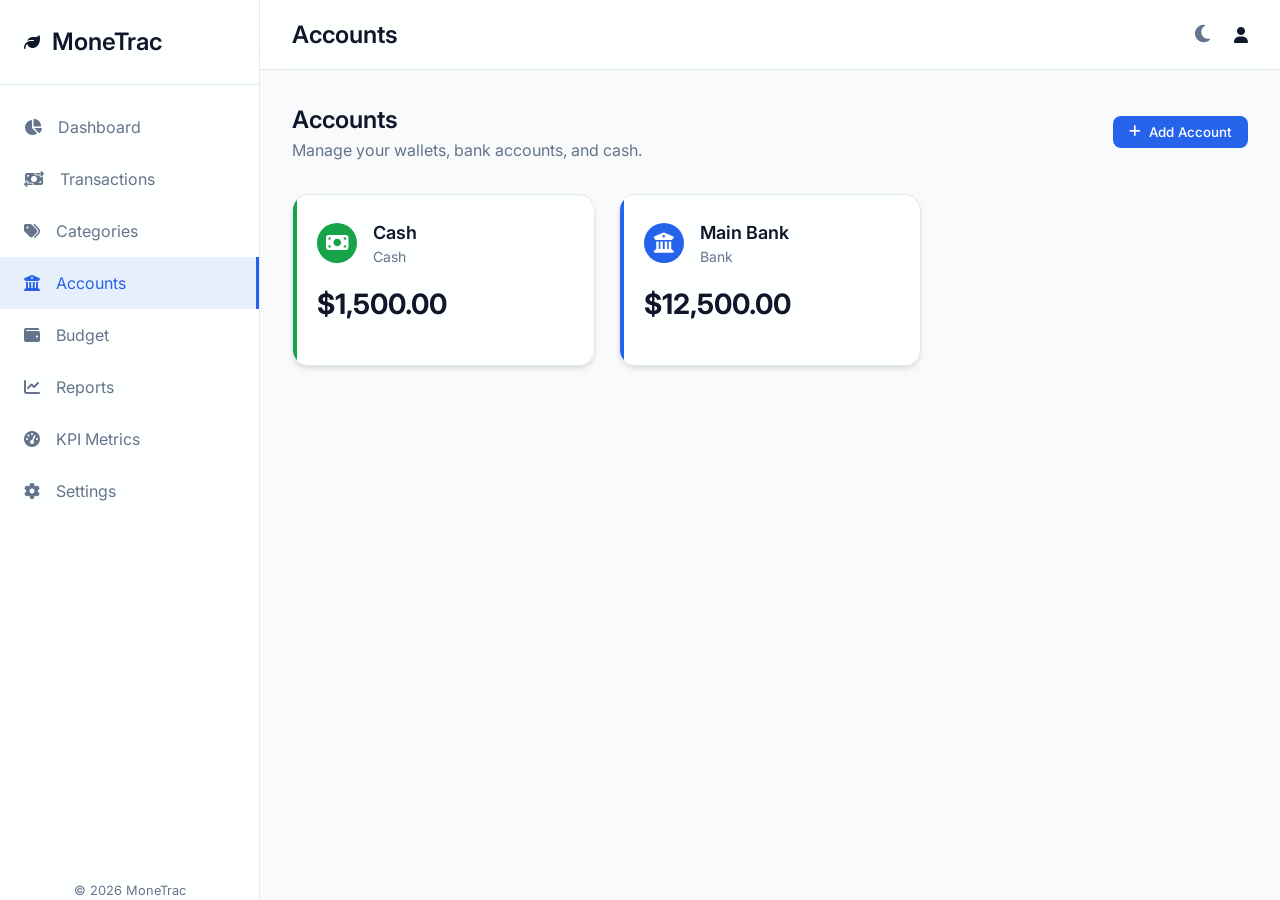
<file: accounts.html>
<!-- accounts.html -->
<!DOCTYPE html>
<html lang="en">
<head>
    <meta charset="UTF-8">
    <meta name="viewport" content="width=device-width, initial-scale=1.0">
    <title>Accounts - MyFinance</title>
    
    <link rel="stylesheet" href="https://cdnjs.cloudflare.com/ajax/libs/font-awesome/6.4.0/css/all.min.css">
    
    <link rel="stylesheet" href="assets/css/theme.css">
    <link rel="stylesheet" href="assets/css/style.css">
    <link rel="stylesheet" href="assets/css/responsive.css">

    <style>
        .page-header { display: flex; justify-content: space-between; align-items: center; margin-bottom: 2rem; flex-wrap: wrap; gap: 1rem; }
        
        /* Grid Layout */
        .items-grid { display: grid; grid-template-columns: repeat(auto-fill, minmax(300px, 1fr)); gap: 1.5rem; }
        .item-card { padding: 1.5rem; position: relative; overflow: hidden; }
        .item-card::before { content: ''; position: absolute; top: 0; left: 0; width: 4px; height: 100%; background-color: var(--accent-color); }
        .item-header { display: flex; justify-content: space-between; align-items: flex-start; margin-bottom: 1rem; }
        .item-icon { width: 40px; height: 40px; border-radius: var(--radius-full); display: flex; align-items: center; justify-content: center; font-size: 1.25rem; color: white; }
        .item-details h4 { margin: 0; font-size: 1.125rem; }
        .item-details p { margin: 0; font-size: 0.875rem; color: var(--text-muted); }
        .item-balance { font-size: 1.75rem; font-weight: 700; margin-bottom: 1rem; }
        
        .action-btns { display: flex; gap: 0.5rem; opacity: 0; transition: var(--transition); }
        .item-card:hover .action-btns { opacity: 1; }
        @media (max-width: 768px) { .action-btns { opacity: 1; } }
        
        .btn-icon { background: none; border: none; color: var(--text-muted); cursor: pointer; padding: 0.25rem; transition: var(--transition); }
        .btn-icon:hover { color: var(--primary); }
        .btn-icon.delete:hover { color: var(--danger); }

        /* Modal Styles */
        .modal { position: fixed; top: 0; left: 0; width: 100%; height: 100%; background: rgba(0,0,0,0.5); display: flex; justify-content: center; align-items: center; z-index: 1000; opacity: 0; pointer-events: none; transition: var(--transition); backdrop-filter: blur(4px); }
        .modal.active { opacity: 1; pointer-events: all; }
        .modal-content { background: var(--surface-solid); width: 100%; max-width: 500px; border-radius: var(--radius-lg); box-shadow: var(--shadow-lg); transform: translateY(20px); transition: var(--transition); display: flex; flex-direction: column; }
        .modal.active .modal-content { transform: translateY(0); }
        .modal-header { padding: 1.5rem; border-bottom: 1px solid var(--border-color); display: flex; justify-content: space-between; align-items: center; }
        .modal-body { padding: 1.5rem; }
        .modal-footer { padding: 1.5rem; border-top: 1px solid var(--border-color); display: flex; justify-content: flex-end; gap: 1rem; }
        
        .icon-grid { display: grid; grid-template-columns: repeat(6, 1fr); gap: 0.5rem; margin-top: 0.5rem; max-height: 150px; overflow-y: auto; padding: 0.5rem; border: 1px solid var(--border-color); border-radius: var(--radius-md); }
        .icon-option { width: 40px; height: 40px; display: flex; align-items: center; justify-content: center; border-radius: var(--radius-md); cursor: pointer; transition: var(--transition); color: var(--text-muted); }
        .icon-option:hover { background: var(--primary-light); color: var(--primary); }
        .icon-option.selected { background: var(--primary); color: white; }
    </style>
</head>
<body>

    <div class="app-container" id="app-container">
        <main class="main-content" id="main-content">
            <div class="content-area">
                
                <div class="page-header">
                    <div>
                        <h2>Accounts</h2>
                        <p class="text-muted">Manage your wallets, bank accounts, and cash.</p>
                    </div>
                    <button class="btn btn-primary" onclick="Accounts.openForm()">
                        <i class="fa-solid fa-plus"></i> Add Account
                    </button>
                </div>

                <div class="items-grid" id="accounts-container">
                    <!-- Populated by JS -->
                </div>

            </div>
        </main>
    </div>

    <!-- Account Form Modal -->
    <div class="modal" id="account-modal">
        <div class="modal-content">
            <div class="modal-header">
                <h3 id="modal-title">Add Account</h3>
                <button class="btn-icon" onclick="Modal.close('account-modal')"><i class="fa-solid fa-xmark"></i></button>
            </div>
            <div class="modal-body">
                <form id="account-form">
                    <input type="hidden" id="acc-id">
                    
                    <div class="form-group">
                        <label class="form-label">Account Name</label>
                        <input type="text" class="form-control" id="acc-name" placeholder="e.g. Main Chase Checking" required>
                    </div>
                    
                    <div class="form-group">
                        <label class="form-label">Account Type</label>
                        <select class="form-control" id="acc-type" required>
                            <option value="Cash">Cash</option>
                            <option value="Bank">Bank Account</option>
                            <option value="E-Wallet">E-Wallet (PayPal, Venmo, etc)</option>
                            <option value="Credit Card">Credit Card</option>
                        </select>
                    </div>

                    <div class="form-group">
                        <label class="form-label">Balance / Limit</label>
                        <input type="number" step="0.01" class="form-control" id="acc-balance" value="0" required>
                    </div>

                    <div class="form-group">
                        <label class="form-label">Color</label>
                        <input type="color" class="form-control" id="acc-color" style="height: 50px; padding: 0.25rem;" value="#16A34A" required>
                    </div>
                    
                    <div class="form-group">
                        <label class="form-label">Select Icon</label>
                        <input type="hidden" id="acc-icon" value="wallet">
                        <div class="icon-grid" id="icon-selector">
                            <!-- Populated by JS -->
                        </div>
                    </div>
                </form>
            </div>
            <div class="modal-footer">
                <button class="btn" style="background: var(--bg-color); color: var(--text-main); border: 1px solid var(--border-color);" onclick="Modal.close('account-modal')">Cancel</button>
                <button class="btn btn-primary" onclick="Accounts.save()">Save Account</button>
            </div>
        </div>
    </div>

    <script src="assets/js/utils.js"></script>
    <script src="assets/js/storage.js"></script>
    <script src="assets/components/sidebar.js"></script>
    <script src="assets/components/navbar.js"></script>
    <script src="assets/components/modal.js"></script>
    <script src="assets/js/app.js"></script>
    <script src="assets/js/accounts.js"></script>
</body>
</html>
</file>
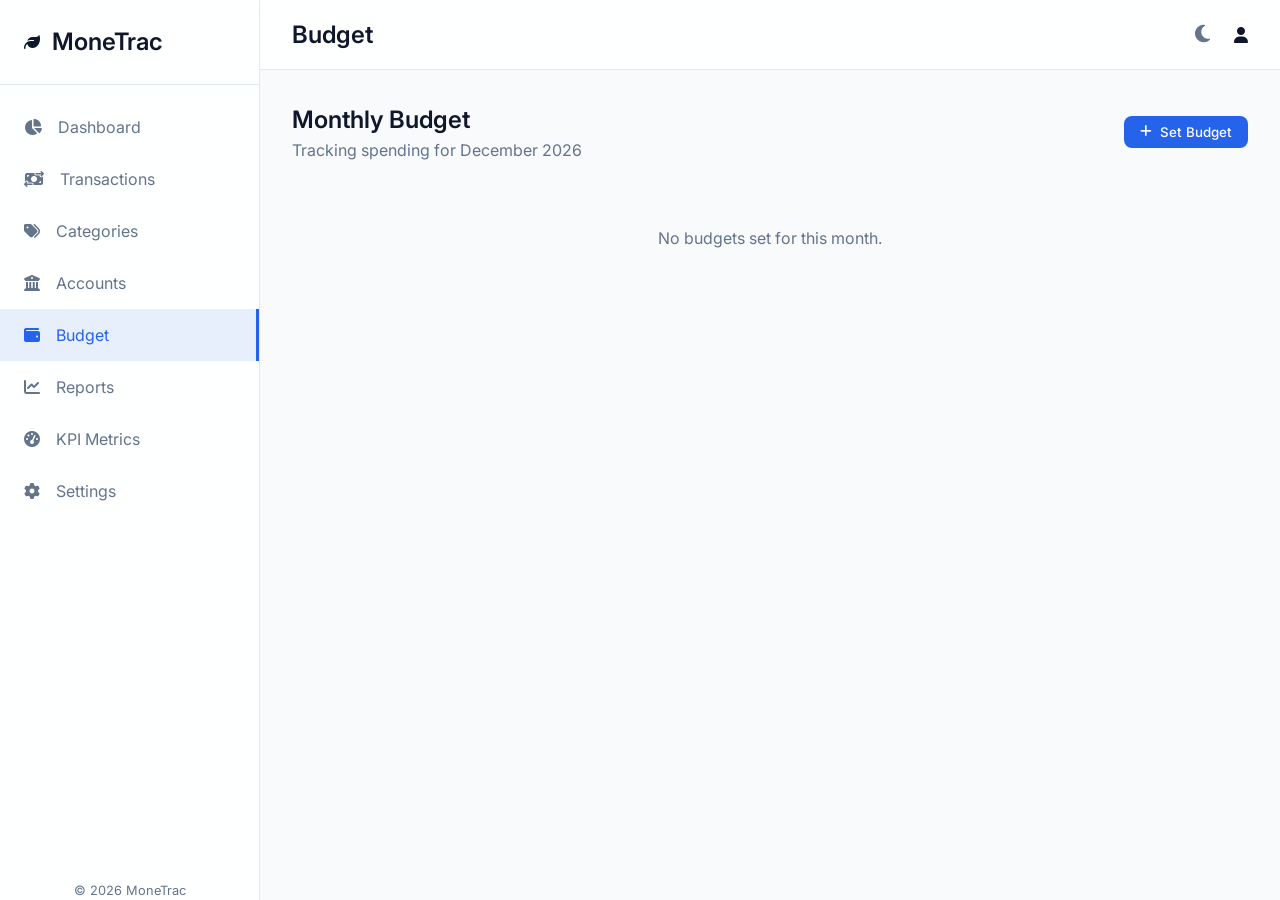
<file: budget.html>
<!-- budget.html -->
<!DOCTYPE html>
<html lang="en">
<head>
    <meta charset="UTF-8">
    <meta name="viewport" content="width=device-width, initial-scale=1.0">
    <title>Budget - MyFinance</title>
    
    <link rel="stylesheet" href="https://cdnjs.cloudflare.com/ajax/libs/font-awesome/6.4.0/css/all.min.css">
    
    <link rel="stylesheet" href="assets/css/theme.css">
    <link rel="stylesheet" href="assets/css/style.css">
    <link rel="stylesheet" href="assets/css/responsive.css">

    <style>
        .page-header { display: flex; justify-content: space-between; align-items: center; margin-bottom: 2rem; flex-wrap: wrap; gap: 1rem; }
        
        .budget-grid { display: grid; grid-template-columns: repeat(auto-fill, minmax(320px, 1fr)); gap: 1.5rem; }
        
        .budget-card { padding: 1.5rem; display: flex; flex-direction: column; gap: 1rem; position: relative; }
        .budget-header { display: flex; justify-content: space-between; align-items: center; }
        .budget-category { display: flex; align-items: center; gap: 0.75rem; font-weight: 600; font-size: 1.125rem; }
        .budget-icon { width: 32px; height: 32px; border-radius: var(--radius-md); display: flex; align-items: center; justify-content: center; color: white; font-size: 0.875rem; }
        
        .budget-amounts { display: flex; justify-content: space-between; font-size: 0.875rem; color: var(--text-muted); margin-bottom: 0.25rem; }
        .budget-amounts .spent { font-weight: 600; color: var(--text-main); }
        
        .progress-wrapper { width: 100%; height: 8px; background: var(--border-color); border-radius: var(--radius-full); overflow: hidden; }
        .progress-bar { height: 100%; border-radius: var(--radius-full); transition: width 0.5s ease, background-color 0.3s ease; }
        
        .budget-footer { display: flex; justify-content: space-between; align-items: center; font-size: 0.875rem; }
        .budget-status { font-weight: 500; }
        
        .action-btns { opacity: 0; transition: var(--transition); display: flex; gap: 0.25rem; }
        .budget-card:hover .action-btns { opacity: 1; }
        @media (max-width: 768px) { .action-btns { opacity: 1; } }
        
        .btn-icon { background: none; border: none; color: var(--text-muted); cursor: pointer; padding: 0.25rem; }
        .btn-icon:hover { color: var(--primary); }
        .btn-icon.delete:hover { color: var(--danger); }

        /* Modal Styles */
        .modal { position: fixed; top: 0; left: 0; width: 100%; height: 100%; background: rgba(0,0,0,0.5); display: flex; justify-content: center; align-items: center; z-index: 1000; opacity: 0; pointer-events: none; transition: var(--transition); backdrop-filter: blur(4px); }
        .modal.active { opacity: 1; pointer-events: all; }
        .modal-content { background: var(--surface-solid); width: 100%; max-width: 400px; border-radius: var(--radius-lg); box-shadow: var(--shadow-lg); transform: translateY(20px); transition: var(--transition); display: flex; flex-direction: column; }
        .modal.active .modal-content { transform: translateY(0); }
        .modal-header { padding: 1.5rem; border-bottom: 1px solid var(--border-color); display: flex; justify-content: space-between; align-items: center; }
        .modal-body { padding: 1.5rem; }
        .modal-footer { padding: 1.5rem; border-top: 1px solid var(--border-color); display: flex; justify-content: flex-end; gap: 1rem; }
    </style>
</head>
<body>

    <div class="app-container" id="app-container">
        <main class="main-content" id="main-content">
            <div class="content-area">
                
                <div class="page-header">
                    <div>
                        <h2>Monthly Budget</h2>
                        <p class="text-muted" id="budget-month-label">Tracking spending for Current Month</p>
                    </div>
                    <button class="btn btn-primary" onclick="Budget.openForm()">
                        <i class="fa-solid fa-plus"></i> Set Budget
                    </button>
                </div>

                <div class="budget-grid" id="budget-container">
                    <!-- Populated by JS -->
                </div>

            </div>
        </main>
    </div>

    <!-- Budget Form Modal -->
    <div class="modal" id="budget-modal">
        <div class="modal-content">
            <div class="modal-header">
                <h3 id="modal-title">Set Budget</h3>
                <button class="btn-icon" onclick="Modal.close('budget-modal')"><i class="fa-solid fa-xmark"></i></button>
            </div>
            <div class="modal-body">
                <form id="budget-form">
                    <input type="hidden" id="budget-id">
                    
                    <div class="form-group">
                        <label class="form-label">Category</label>
                        <select class="form-control" id="budget-category" required>
                            <!-- Populated by JS -->
                        </select>
                    </div>

                    <div class="form-group">
                        <label class="form-label">Monthly Limit</label>
                        <input type="number" step="0.01" min="0" class="form-control" id="budget-amount" required>
                    </div>
                </form>
            </div>
            <div class="modal-footer">
                <button class="btn" style="background: var(--bg-color); color: var(--text-main); border: 1px solid var(--border-color);" onclick="Modal.close('budget-modal')">Cancel</button>
                <button class="btn btn-primary" onclick="Budget.save()">Save Budget</button>
            </div>
        </div>
    </div>

    <script src="assets/js/utils.js"></script>
    <script src="assets/js/storage.js"></script>
    <script src="assets/components/sidebar.js"></script>
    <script src="assets/components/navbar.js"></script>
    <script src="assets/components/modal.js"></script>
    <script src="assets/js/app.js"></script>
    <script src="assets/js/budget.js"></script>
</body>
</html>
</file>
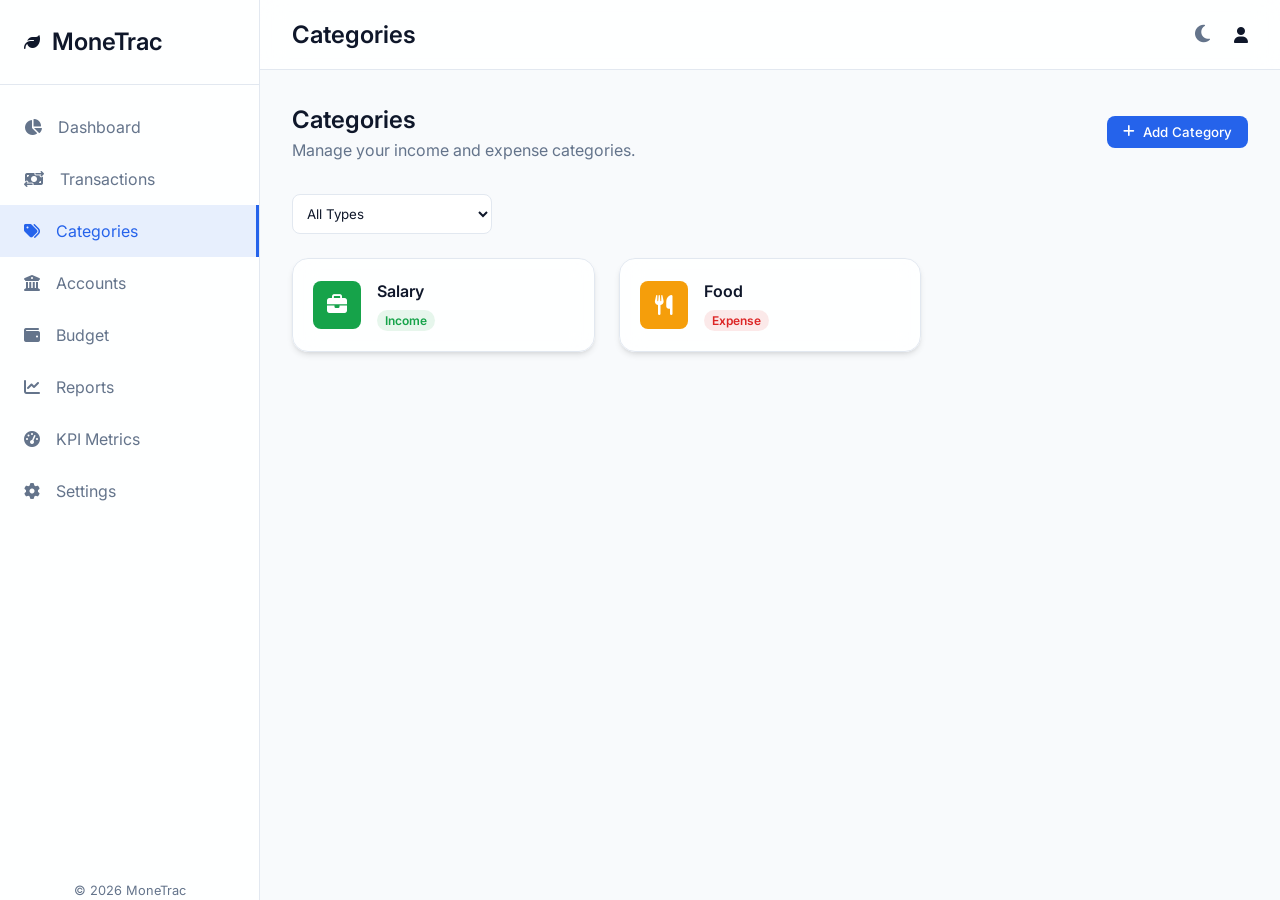
<file: categories.html>
<!-- categories.html -->
<!DOCTYPE html>
<html lang="en">
<head>
    <meta charset="UTF-8">
    <meta name="viewport" content="width=device-width, initial-scale=1.0">
    <title>Categories - MyFinance</title>
    
    <link rel="stylesheet" href="https://cdnjs.cloudflare.com/ajax/libs/font-awesome/6.4.0/css/all.min.css">
    
    <link rel="stylesheet" href="assets/css/theme.css">
    <link rel="stylesheet" href="assets/css/style.css">
    <link rel="stylesheet" href="assets/css/responsive.css">

    <style>
        .page-header { display: flex; justify-content: space-between; align-items: center; margin-bottom: 2rem; flex-wrap: wrap; gap: 1rem; }
        .toolbar { display: flex; gap: 1rem; margin-bottom: 1.5rem; }
        
        /* Grid Layout for Categories */
        .items-grid { display: grid; grid-template-columns: repeat(auto-fill, minmax(250px, 1fr)); gap: 1.5rem; }
        .item-card { display: flex; align-items: center; justify-content: space-between; padding: 1.25rem; }
        .item-info { display: flex; align-items: center; gap: 1rem; }
        .item-icon { width: 48px; height: 48px; border-radius: var(--radius-md); display: flex; align-items: center; justify-content: center; font-size: 1.25rem; color: white; }
        .item-details h4 { margin-bottom: 0.25rem; font-size: 1rem; }
        .item-details span { font-size: 0.75rem; padding: 0.2rem 0.5rem; border-radius: var(--radius-full); font-weight: 600; }
        .item-details span.Income { background: var(--success-light); color: var(--success); }
        .item-details span.Expense { background: var(--danger-light); color: var(--danger); }
        
        .action-btns { display: flex; gap: 0.5rem; opacity: 0; transition: var(--transition); }
        .item-card:hover .action-btns { opacity: 1; }
        @media (max-width: 768px) { .action-btns { opacity: 1; } }
        
        .btn-icon { background: none; border: none; color: var(--text-muted); cursor: pointer; padding: 0.25rem; transition: var(--transition); }
        .btn-icon:hover { color: var(--primary); }
        .btn-icon.delete:hover { color: var(--danger); }
        
        /* Modal additions */
        .modal { position: fixed; top: 0; left: 0; width: 100%; height: 100%; background: rgba(0,0,0,0.5); display: flex; justify-content: center; align-items: center; z-index: 1000; opacity: 0; pointer-events: none; transition: var(--transition); backdrop-filter: blur(4px); }
        .modal.active { opacity: 1; pointer-events: all; }
        .modal-content { background: var(--surface-solid); width: 100%; max-width: 500px; border-radius: var(--radius-lg); box-shadow: var(--shadow-lg); transform: translateY(20px); transition: var(--transition); display: flex; flex-direction: column; }
        .modal.active .modal-content { transform: translateY(0); }
        .modal-header { padding: 1.5rem; border-bottom: 1px solid var(--border-color); display: flex; justify-content: space-between; align-items: center; }
        .modal-body { padding: 1.5rem; }
        .modal-footer { padding: 1.5rem; border-top: 1px solid var(--border-color); display: flex; justify-content: flex-end; gap: 1rem; }
        
        .icon-grid { display: grid; grid-template-columns: repeat(6, 1fr); gap: 0.5rem; margin-top: 0.5rem; max-height: 150px; overflow-y: auto; padding: 0.5rem; border: 1px solid var(--border-color); border-radius: var(--radius-md); }
        .icon-option { width: 40px; height: 40px; display: flex; align-items: center; justify-content: center; border-radius: var(--radius-md); cursor: pointer; transition: var(--transition); color: var(--text-muted); }
        .icon-option:hover { background: var(--primary-light); color: var(--primary); }
        .icon-option.selected { background: var(--primary); color: white; }
    </style>
</head>
<body>

    <div class="app-container" id="app-container">
        <main class="main-content" id="main-content">
            <div class="content-area">
                
                <div class="page-header">
                    <div>
                        <h2>Categories</h2>
                        <p class="text-muted">Manage your income and expense categories.</p>
                    </div>
                    <button class="btn btn-primary" onclick="Categories.openForm()">
                        <i class="fa-solid fa-plus"></i> Add Category
                    </button>
                </div>

                <div class="toolbar">
                    <select class="form-control" id="filter-type" style="max-width: 200px;">
                        <option value="">All Types</option>
                        <option value="Income">Income</option>
                        <option value="Expense">Expense</option>
                    </select>
                </div>

                <div class="items-grid" id="categories-container">
                    <!-- Populated by JS -->
                </div>

            </div>
        </main>
    </div>

    <!-- Category Form Modal -->
    <div class="modal" id="category-modal">
        <div class="modal-content">
            <div class="modal-header">
                <h3 id="modal-title">Add Category</h3>
                <button class="btn-icon" onclick="Modal.close('category-modal')"><i class="fa-solid fa-xmark"></i></button>
            </div>
            <div class="modal-body">
                <form id="category-form">
                    <input type="hidden" id="cat-id">
                    
                    <div class="form-group">
                        <label class="form-label">Category Name</label>
                        <input type="text" class="form-control" id="cat-name" required>
                    </div>
                    
                    <div class="form-group">
                        <label class="form-label">Type</label>
                        <select class="form-control" id="cat-type" required>
                            <option value="Expense">Expense</option>
                            <option value="Income">Income</option>
                        </select>
                    </div>

                    <div class="form-group">
                        <label class="form-label">Color</label>
                        <input type="color" class="form-control" id="cat-color" style="height: 50px; padding: 0.25rem;" value="#2563EB" required>
                    </div>
                    
                    <div class="form-group">
                        <label class="form-label">Select Icon</label>
                        <input type="hidden" id="cat-icon" value="tag">
                        <div class="icon-grid" id="icon-selector">
                            <!-- Populated by JS -->
                        </div>
                    </div>
                </form>
            </div>
            <div class="modal-footer">
                <button class="btn" style="background: var(--bg-color); color: var(--text-main); border: 1px solid var(--border-color);" onclick="Modal.close('category-modal')">Cancel</button>
                <button class="btn btn-primary" onclick="Categories.save()">Save Category</button>
            </div>
        </div>
    </div>

    <script src="assets/js/utils.js"></script>
    <script src="assets/js/storage.js"></script>
    <script src="assets/components/sidebar.js"></script>
    <script src="assets/components/navbar.js"></script>
    <script src="assets/components/modal.js"></script>
    <script src="assets/js/app.js"></script>
    <script src="assets/js/categories.js"></script>
</body>
</html>
</file>
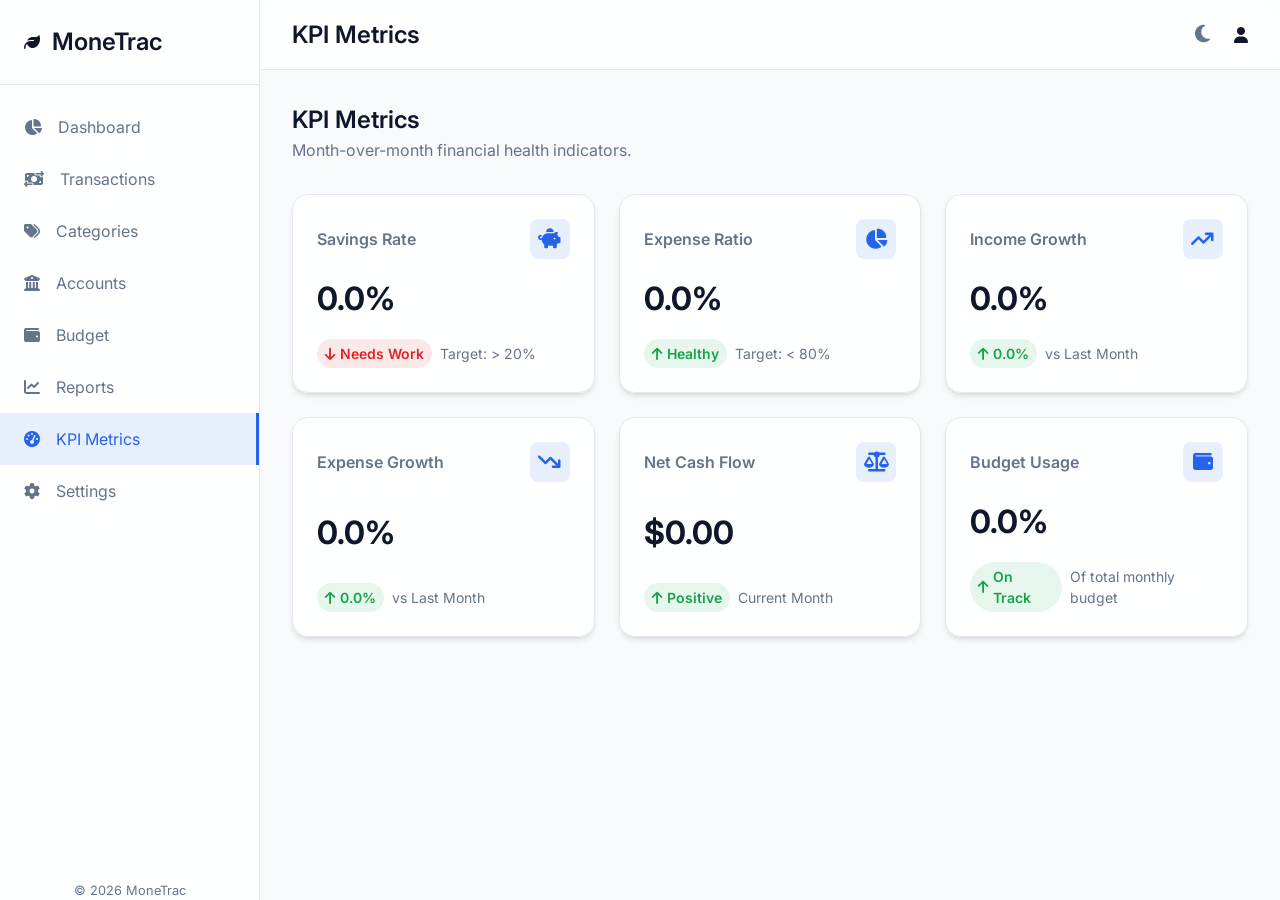
<file: kpi.html>
<!-- kpi.html -->
<!DOCTYPE html>
<html lang="en">
<head>
    <meta charset="UTF-8">
    <meta name="viewport" content="width=device-width, initial-scale=1.0">
    <title>KPI Metrics - MyFinance</title>
    
    <link rel="stylesheet" href="https://cdnjs.cloudflare.com/ajax/libs/font-awesome/6.4.0/css/all.min.css">
    
    <link rel="stylesheet" href="assets/css/theme.css">
    <link rel="stylesheet" href="assets/css/style.css">
    <link rel="stylesheet" href="assets/css/responsive.css">

    <style>
        .page-header { display: flex; justify-content: space-between; align-items: center; margin-bottom: 2rem; flex-wrap: wrap; gap: 1rem; }
        
        .kpi-grid { display: grid; grid-template-columns: repeat(auto-fill, minmax(280px, 1fr)); gap: 1.5rem; }
        
        .kpi-card { padding: 1.5rem; display: flex; flex-direction: column; justify-content: space-between; gap: 1rem; }
        .kpi-header { display: flex; justify-content: space-between; align-items: center; }
        .kpi-title { font-size: 1rem; font-weight: 600; color: var(--text-muted); }
        .kpi-icon { width: 40px; height: 40px; border-radius: var(--radius-md); display: flex; align-items: center; justify-content: center; font-size: 1.25rem; background: var(--primary-light); color: var(--primary); }
        
        .kpi-value { font-size: 2rem; font-weight: 700; color: var(--text-main); }
        
        .kpi-footer { display: flex; align-items: center; gap: 0.5rem; font-size: 0.875rem; }
        .kpi-trend { display: flex; align-items: center; gap: 0.25rem; font-weight: 600; padding: 0.25rem 0.5rem; border-radius: var(--radius-full); }
        .kpi-trend.up { background: var(--success-light); color: var(--success); }
        .kpi-trend.down { background: var(--danger-light); color: var(--danger); }
        .kpi-trend.neutral { background: var(--border-color); color: var(--text-muted); }
        
        .kpi-desc { color: var(--text-muted); }
    </style>
</head>
<body>

    <div class="app-container" id="app-container">
        <main class="main-content" id="main-content">
            <div class="content-area">
                
                <div class="page-header">
                    <div>
                        <h2>KPI Metrics</h2>
                        <p class="text-muted">Month-over-month financial health indicators.</p>
                    </div>
                </div>

                <div class="kpi-grid" id="kpi-container">
                    <!-- Cards will be populated by JS -->
                </div>

            </div>
        </main>
    </div>

    <script src="assets/js/utils.js"></script>
    <script src="assets/js/storage.js"></script>
    <script src="assets/components/sidebar.js"></script>
    <script src="assets/components/navbar.js"></script>
    <script src="assets/js/app.js"></script>
    <script src="assets/js/kpi.js"></script>
</body>
</html>
</file>
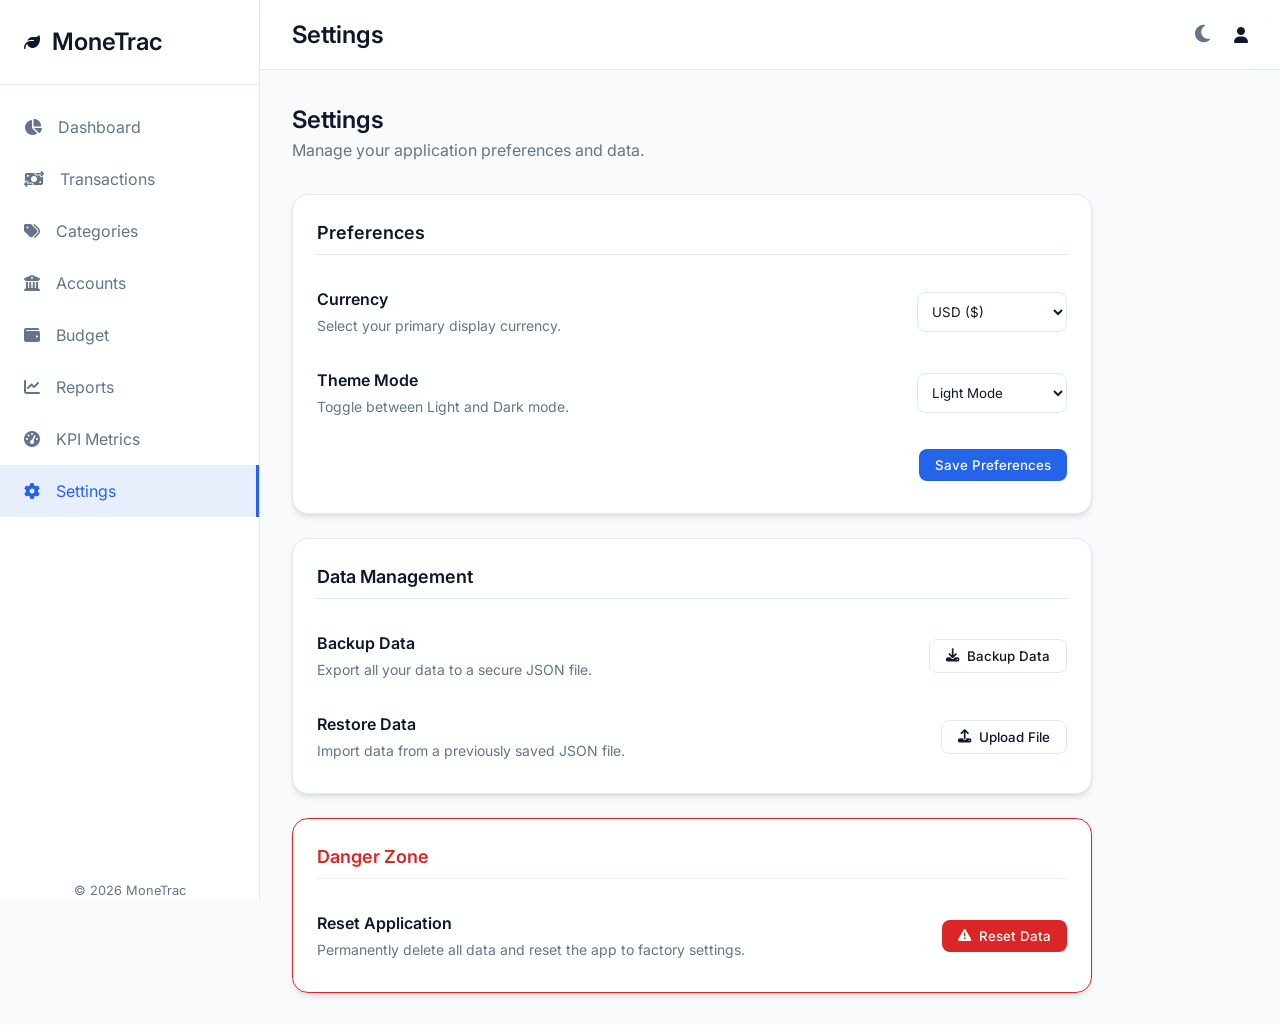
<file: settings.html>
<!-- settings.html -->
<!DOCTYPE html>
<html lang="en">
<head>
    <meta charset="UTF-8">
    <meta name="viewport" content="width=device-width, initial-scale=1.0">
    <title>Settings - MyFinance</title>
    
    <link rel="stylesheet" href="https://cdnjs.cloudflare.com/ajax/libs/font-awesome/6.4.0/css/all.min.css">
    
    <link rel="stylesheet" href="assets/css/theme.css">
    <link rel="stylesheet" href="assets/css/style.css">
    <link rel="stylesheet" href="assets/css/responsive.css">

    <style>
        .page-header { margin-bottom: 2rem; }
        
        .settings-grid { display: grid; grid-template-columns: 1fr; gap: 1.5rem; max-width: 800px; }
        
        .settings-section { display: flex; flex-direction: column; gap: 1rem; }
        .settings-section h3 { font-size: 1.125rem; border-bottom: 1px solid var(--border-color); padding-bottom: 0.5rem; margin-bottom: 0.5rem; }
        
        .settings-row { display: flex; justify-content: space-between; align-items: center; flex-wrap: wrap; gap: 1rem; padding: 0.5rem 0; }
        .settings-info h4 { font-size: 1rem; margin-bottom: 0.25rem; }
        .settings-info p { font-size: 0.875rem; color: var(--text-muted); }
        
        .danger-zone { border: 1px solid var(--danger); }
        .danger-zone h3 { color: var(--danger); border-color: var(--danger-light); }
        
        /* Modal additions for confirm dialog */
        .modal { position: fixed; top: 0; left: 0; width: 100%; height: 100%; background: rgba(0,0,0,0.5); display: flex; justify-content: center; align-items: center; z-index: 1000; opacity: 0; pointer-events: none; transition: var(--transition); backdrop-filter: blur(4px); }
        .modal.active { opacity: 1; pointer-events: all; }
        .modal-content { background: var(--surface-solid); width: 100%; max-width: 400px; border-radius: var(--radius-lg); box-shadow: var(--shadow-lg); transform: translateY(20px); transition: var(--transition); display: flex; flex-direction: column; }
        .modal.active .modal-content { transform: translateY(0); }
    </style>
</head>
<body>

    <div class="app-container" id="app-container">
        <main class="main-content" id="main-content">
            <div class="content-area">
                
                <div class="page-header">
                    <h2>Settings</h2>
                    <p class="text-muted">Manage your application preferences and data.</p>
                </div>

                <div class="settings-grid">
                    
                    <!-- Preferences -->
                    <div class="card settings-section">
                        <h3>Preferences</h3>
                        
                        <div class="settings-row">
                            <div class="settings-info">
                                <h4>Currency</h4>
                                <p>Select your primary display currency.</p>
                            </div>
                            <div>
                                <select class="form-control" id="setting-currency" style="min-width: 150px;">
                                    <option value="USD">USD ($)</option>
                                    <option value="EUR">EUR (€)</option>
                                    <option value="GBP">GBP (£)</option>
                                    <option value="JPY">JPY (¥)</option>
                                    <option value="IDR">IDR (Rp)</option>
                                    <option value="AUD">AUD ($)</option>
                                    <option value="CAD">CAD ($)</option>
                                </select>
                            </div>
                        </div>
                        
                        <div class="settings-row">
                            <div class="settings-info">
                                <h4>Theme Mode</h4>
                                <p>Toggle between Light and Dark mode.</p>
                            </div>
                            <div>
                                <select class="form-control" id="setting-theme" style="min-width: 150px;">
                                    <option value="light">Light Mode</option>
                                    <option value="dark">Dark Mode</option>
                                </select>
                            </div>
                        </div>

                        <div class="settings-row" style="justify-content: flex-end;">
                            <button class="btn btn-primary" onclick="Settings.savePreferences()">Save Preferences</button>
                        </div>
                    </div>

                    <!-- Data Management -->
                    <div class="card settings-section">
                        <h3>Data Management</h3>
                        
                        <div class="settings-row">
                            <div class="settings-info">
                                <h4>Backup Data</h4>
                                <p>Export all your data to a secure JSON file.</p>
                            </div>
                            <button class="btn" style="background: var(--surface-solid); border: 1px solid var(--border-color); color: var(--text-main);" onclick="Settings.exportData()">
                                <i class="fa-solid fa-download"></i> Backup Data
                            </button>
                        </div>
                        
                        <div class="settings-row">
                            <div class="settings-info">
                                <h4>Restore Data</h4>
                                <p>Import data from a previously saved JSON file.</p>
                            </div>
                            <div style="display: flex; gap: 0.5rem; align-items: center;">
                                <input type="file" id="restore-file" accept=".json" style="display: none;" onchange="Settings.processRestore(event)">
                                <button class="btn" style="background: var(--surface-solid); border: 1px solid var(--border-color); color: var(--text-main);" onclick="document.getElementById('restore-file').click()">
                                    <i class="fa-solid fa-upload"></i> Upload File
                                </button>
                            </div>
                        </div>
                    </div>

                    <!-- Danger Zone -->
                    <div class="card settings-section danger-zone">
                        <h3>Danger Zone</h3>
                        
                        <div class="settings-row">
                            <div class="settings-info">
                                <h4>Reset Application</h4>
                                <p>Permanently delete all data and reset the app to factory settings.</p>
                            </div>
                            <button class="btn" style="background: var(--danger); color: white;" onclick="Settings.confirmReset()">
                                <i class="fa-solid fa-triangle-exclamation"></i> Reset Data
                            </button>
                        </div>
                    </div>

                </div>

            </div>
        </main>
    </div>

    <script src="assets/js/utils.js"></script>
    <script src="assets/js/storage.js"></script>
    <script src="assets/components/sidebar.js"></script>
    <script src="assets/components/navbar.js"></script>
    <script src="assets/components/modal.js"></script>
    <script src="assets/js/app.js"></script>
    <script src="assets/js/settings.js"></script>
</body>
</html>
</file>
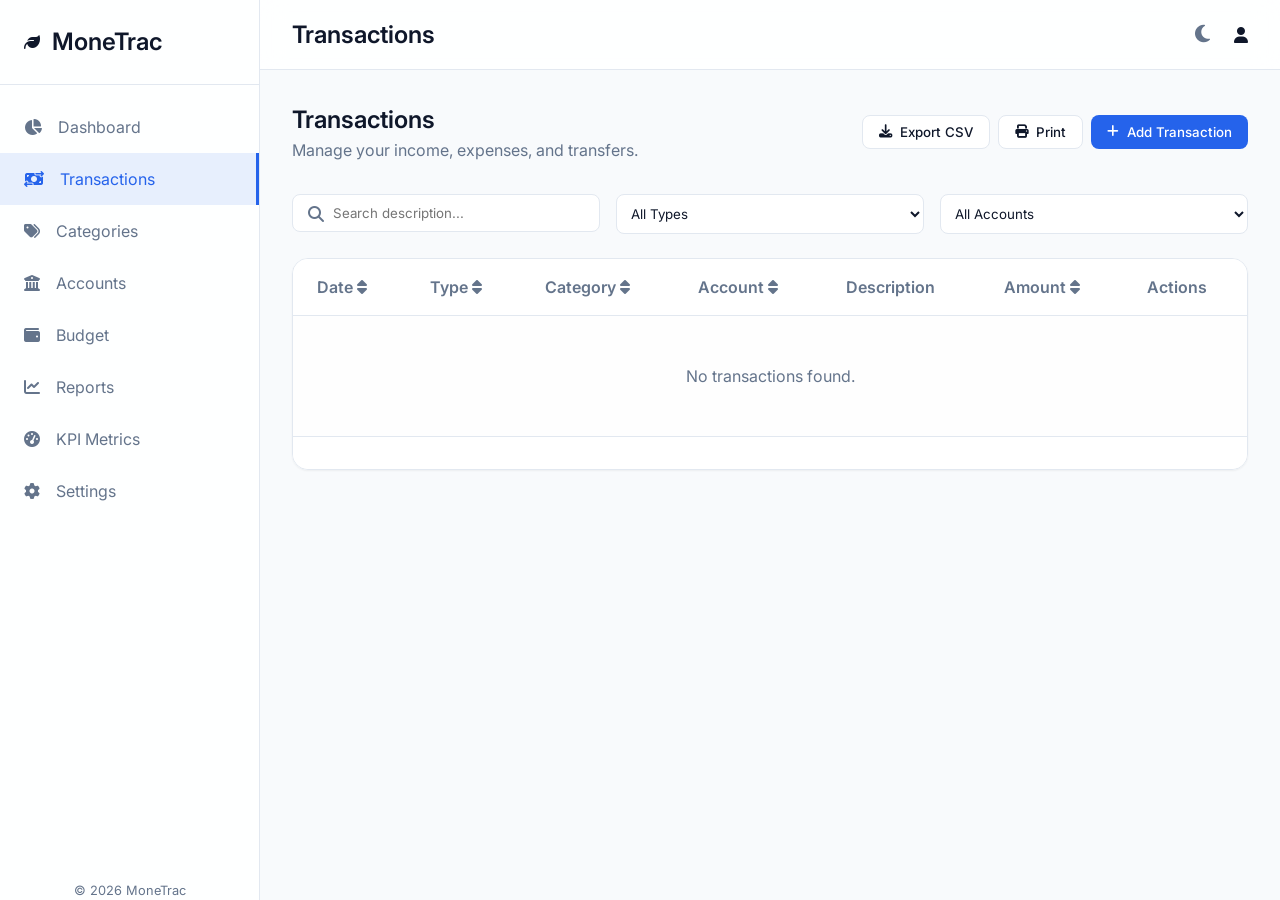
<file: transactions.html>
<!-- transactions.html -->
<!DOCTYPE html>
<html lang="en">
<head>
    <meta charset="UTF-8">
    <meta name="viewport" content="width=device-width, initial-scale=1.0">
    <title>Transactions - MyFinance</title>
    
    <link rel="stylesheet" href="https://cdnjs.cloudflare.com/ajax/libs/font-awesome/6.4.0/css/all.min.css">
    
    <link rel="stylesheet" href="assets/css/theme.css">
    <link rel="stylesheet" href="assets/css/style.css">
    <link rel="stylesheet" href="assets/css/responsive.css">

    <style>
        /* Specific UI Components (Tables & Modals) */
        .page-header { display: flex; justify-content: space-between; align-items: center; margin-bottom: 2rem; flex-wrap: wrap; gap: 1rem; }
        .header-actions { display: flex; gap: 0.5rem; }
        
        .toolbar { display: grid; grid-template-columns: repeat(auto-fit, minmax(200px, 1fr)); gap: 1rem; margin-bottom: 1.5rem; }
        .search-box { position: relative; }
        .search-box i { position: absolute; left: 1rem; top: 50%; transform: translateY(-50%); color: var(--text-muted); }
        .search-box input { padding-left: 2.5rem; }
        
        /* Table Styles */
        .table-responsive { overflow-x: auto; background: var(--surface); border-radius: var(--radius-lg); border: 1px solid var(--border-color); box-shadow: var(--shadow-sm); }
        .data-table { width: 100%; border-collapse: collapse; text-align: left; }
        .data-table th, .data-table td { padding: 1rem 1.5rem; border-bottom: 1px solid var(--border-color); }
        .data-table th { background: var(--surface-solid); font-weight: 600; color: var(--text-muted); cursor: pointer; user-select: none; }
        .data-table th:hover { background: var(--bg-color); }
        .data-table tbody tr:hover { background: var(--primary-light); }
        .data-table tbody tr:last-child td { border-bottom: none; }
        
        .badge { padding: 0.25rem 0.75rem; border-radius: var(--radius-full); font-size: 0.75rem; font-weight: 600; }
        .badge.income { background: var(--success-light); color: var(--success); }
        .badge.expense { background: var(--danger-light); color: var(--danger); }
        .badge.transfer { background: var(--warning-light); color: var(--warning); }
        
        .action-btns { display: flex; gap: 0.5rem; }
        .btn-icon { background: none; border: none; color: var(--text-muted); cursor: pointer; padding: 0.25rem; transition: var(--transition); }
        .btn-icon:hover { color: var(--primary); }
        .btn-icon.delete:hover { color: var(--danger); }
        
        /* Pagination */
        .pagination { display: flex; justify-content: space-between; align-items: center; padding: 1rem 1.5rem; background: var(--surface-solid); border-top: 1px solid var(--border-color); }
        .page-controls { display: flex; gap: 0.25rem; }
        .page-btn { padding: 0.5rem 0.75rem; border: 1px solid var(--border-color); background: var(--surface); color: var(--text-main); border-radius: var(--radius-md); cursor: pointer; transition: var(--transition); }
        .page-btn.active, .page-btn:hover:not(:disabled) { background: var(--primary); color: white; border-color: var(--primary); }
        .page-btn:disabled { opacity: 0.5; cursor: not-allowed; }

        /* Modal Styles */
        .modal { position: fixed; top: 0; left: 0; width: 100%; height: 100%; background: rgba(0,0,0,0.5); display: flex; justify-content: center; align-items: center; z-index: 1000; opacity: 0; pointer-events: none; transition: var(--transition); backdrop-filter: blur(4px); }
        .modal.active { opacity: 1; pointer-events: all; }
        .modal-content { background: var(--surface-solid); width: 100%; max-width: 600px; border-radius: var(--radius-lg); box-shadow: var(--shadow-lg); transform: translateY(20px); transition: var(--transition); display: flex; flex-direction: column; max-height: 90vh; }
        .modal.active .modal-content { transform: translateY(0); }
        .modal-header { padding: 1.5rem; border-bottom: 1px solid var(--border-color); display: flex; justify-content: space-between; align-items: center; }
        .modal-body { padding: 1.5rem; overflow-y: auto; flex: 1; }
        .modal-footer { padding: 1.5rem; border-top: 1px solid var(--border-color); display: flex; justify-content: flex-end; gap: 1rem; }
        
        .form-grid { display: grid; grid-template-columns: 1fr 1fr; gap: 1rem; }
        .full-width { grid-column: span 2; }
        
        /* Print Styles */
        @media print {
            .sidebar, .top-navbar, .page-header button, .toolbar, .action-btns, .pagination, .modal { display: none !important; }
            .main-content { margin-left: 0; }
            .table-responsive { box-shadow: none; border: none; }
        }
    </style>
</head>
<body>

    <div class="app-container" id="app-container">
        
        <main class="main-content" id="main-content">
            <div class="content-area">
                
                <div class="page-header">
                    <div>
                        <h2>Transactions</h2>
                        <p class="text-muted">Manage your income, expenses, and transfers.</p>
                    </div>
                    <div class="header-actions">
                        <button class="btn" style="background: var(--surface-solid); color: var(--text-main); border: 1px solid var(--border-color);" onclick="Transactions.exportCSV()">
                            <i class="fa-solid fa-download"></i> Export CSV
                        </button>
                        <button class="btn" style="background: var(--surface-solid); color: var(--text-main); border: 1px solid var(--border-color);" onclick="window.print()">
                            <i class="fa-solid fa-print"></i> Print
                        </button>
                        <button class="btn btn-primary" onclick="Transactions.openForm()">
                            <i class="fa-solid fa-plus"></i> Add Transaction
                        </button>
                    </div>
                </div>

                <div class="toolbar">
                    <div class="search-box">
                        <i class="fa-solid fa-search"></i>
                        <input type="text" class="form-control" id="search-input" placeholder="Search description...">
                    </div>
                    <select class="form-control" id="filter-type">
                        <option value="">All Types</option>
                        <option value="Income">Income</option>
                        <option value="Expense">Expense</option>
                        <option value="Transfer">Transfer</option>
                    </select>
                    <select class="form-control" id="filter-account">
                        <option value="">All Accounts</option>
                        <!-- Populated by JS -->
                    </select>
                </div>

                <div class="table-responsive">
                    <table class="data-table" id="transactions-table">
                        <thead>
                            <tr>
                                <th data-sort="date">Date <i class="fa-solid fa-sort"></i></th>
                                <th data-sort="type">Type <i class="fa-solid fa-sort"></i></th>
                                <th data-sort="category">Category <i class="fa-solid fa-sort"></i></th>
                                <th data-sort="account">Account <i class="fa-solid fa-sort"></i></th>
                                <th>Description</th>
                                <th data-sort="amount">Amount <i class="fa-solid fa-sort"></i></th>
                                <th>Actions</th>
                            </tr>
                        </thead>
                        <tbody id="table-body">
                            <!-- Populated by JS -->
                        </tbody>
                    </table>
                    <div class="pagination" id="pagination-container">
                        <!-- Populated by JS -->
                    </div>
                </div>

            </div>
        </main>
    </div>

    <!-- Transaction Form Modal -->
    <div class="modal" id="transaction-modal">
        <div class="modal-content">
            <div class="modal-header">
                <h3 id="modal-title">Add Transaction</h3>
                <button class="btn-icon" onclick="Modal.close('transaction-modal')"><i class="fa-solid fa-xmark"></i></button>
            </div>
            <div class="modal-body">
                <form id="transaction-form">
                    <input type="hidden" id="tx-id">
                    
                    <div class="form-grid">
                        <div class="form-group full-width">
                            <label class="form-label">Transaction Type</label>
                            <select class="form-control" id="tx-type" required>
                                <option value="Expense">Expense</option>
                                <option value="Income">Income</option>
                                <option value="Transfer">Transfer</option>
                            </select>
                        </div>
                        
                        <div class="form-group">
                            <label class="form-label">Date</label>
                            <input type="date" class="form-control" id="tx-date" required>
                        </div>
                        
                        <div class="form-group">
                            <label class="form-label">Amount</label>
                            <input type="number" class="form-control" id="tx-amount" step="0.01" min="0" required>
                        </div>
                        
                        <div class="form-group">
                            <label class="form-label">Account</label>
                            <select class="form-control" id="tx-account" required>
                                <!-- Populated by JS -->
                            </select>
                        </div>
                        <div class="form-group" id="to-account-group" style="display: none; margin-top: 1rem;">
                            <label>To Account (Destination)</label>
                            <select id="tx-to-account" class="form-control" required></select>
                        </div>
                        <div class="form-group">
                            <label class="form-label">Category</label>
                            <select class="form-control" id="tx-category" required>
                                <!-- Populated by JS -->
                            </select>
                        </div>
                        <div class="form-group full-width">
                            <label class="form-label">Description</label>
                            <input type="text" class="form-control" id="tx-description" placeholder="What was this for?" required>
                        </div>
                    </div>
                </form>
            </div>
            <div class="modal-footer">
                <button class="btn" style="background: var(--bg-color); color: var(--text-main); border: 1px solid var(--border-color);" onclick="Modal.close('transaction-modal')">Cancel</button>
                <button class="btn btn-primary" onclick="Transactions.save()">Save Transaction</button>
            </div>
        </div>
    </div>

    <!-- Scripts -->
    <script src="assets/js/utils.js"></script>
    <script src="assets/js/storage.js"></script>
    <script src="assets/components/sidebar.js"></script>
    <script src="assets/components/navbar.js"></script>
    <script src="assets/components/modal.js"></script>
    <script src="assets/js/app.js"></script>
    <script src="assets/js/transactions.js"></script>
</body>
</html>
</file>
<file: assets/css/theme.css>
/* assets/css/theme.css */
@import url('https://fonts.googleapis.com/css2?family=Inter:wght@300;400;500;600;700&display=swap');

:root {
    /* Primary Colors */
    --primary: #2563EB;
    --primary-hover: #1D4ED8;
    --primary-light: rgba(37, 99, 235, 0.1);
    
    /* Semantic Colors */
    --success: #16A34A;
    --success-light: rgba(22, 163, 74, 0.1);
    --danger: #DC2626;
    --danger-light: rgba(220, 38, 38, 0.1);
    --warning: #F59E0B;
    --warning-light: rgba(245, 158, 11, 0.1);
    
    /* Background & Surface (Light Mode) */
    --bg-color: #F8FAFC;
    --surface: rgba(255, 255, 255, 0.85);
    --surface-solid: #FFFFFF;
    
    /* Text Colors */
    --text-main: #0F172A;
    --text-muted: #64748B;
    
    /* Borders & Shadows */
    --border-color: #E2E8F0;
    --shadow-sm: 0 1px 2px 0 rgba(0, 0, 0, 0.05);
    --shadow-md: 0 4px 6px -1px rgba(0, 0, 0, 0.1), 0 2px 4px -1px rgba(0, 0, 0, 0.06);
    --shadow-lg: 0 10px 15px -3px rgba(0, 0, 0, 0.1), 0 4px 6px -2px rgba(0, 0, 0, 0.05);
    
    /* Glassmorphism */
    --glass-blur: blur(12px);
    
    /* Layout */
    --radius-md: 0.5rem;
    --radius-lg: 1rem;
    --radius-full: 9999px;
    --sidebar-width: 260px;
    
    /* Typography */
    --font-family: 'Inter', system-ui, -apple-system, sans-serif;
    --transition: all 0.3s ease;
}

[data-theme="dark"] {
    --bg-color: #0F172A;
    --surface: rgba(30, 41, 59, 0.85);
    --surface-solid: #1E293B;
    --text-main: #F8FAFC;
    --text-muted: #94A3B8;
    --border-color: #334155;
    --primary-light: rgba(37, 99, 235, 0.2);
    --shadow-md: 0 4px 6px -1px rgba(0, 0, 0, 0.3);
}
</file>
<file: assets/css/style.css>
/* assets/css/style.css */
* {
    margin: 0;
    padding: 0;
    box-sizing: border-box;
}

body {
    font-family: var(--font-family);
    background-color: var(--bg-color);
    color: var(--text-main);
    line-height: 1.5;
    -webkit-font-smoothing: antialiased;
    transition: background-color var(--transition), color var(--transition);
}

/* Layout */
.app-container {
    display: flex;
    min-height: 100vh;
}

.main-content {
    flex: 1;
    display: flex;
    flex-direction: column;
    margin-left: var(--sidebar-width);
    min-width: 0;
}

.content-area {
    padding: 2rem;
    flex: 1;
    overflow-y: auto;
}

/* Typography */
h1, h2, h3, h4 { font-weight: 600; color: var(--text-main); }
.text-muted { color: var(--text-muted); }
.text-success { color: var(--success); }
.text-danger { color: var(--danger); }

/* Components */
.card {
    background: var(--surface);
    backdrop-filter: var(--glass-blur);
    border-radius: var(--radius-lg);
    box-shadow: var(--shadow-md);
    border: 1px solid var(--border-color);
    padding: 1.5rem;
    transition: var(--transition);
}

/* Buttons */
.btn {
    display: inline-flex;
    align-items: center;
    justify-content: center;
    gap: 0.5rem;
    padding: 0.5rem 1rem;
    border-radius: var(--radius-md);
    font-weight: 500;
    cursor: pointer;
    border: none;
    transition: var(--transition);
    font-family: inherit;
}

.btn-primary {
    background-color: var(--primary);
    color: white;
}
.btn-primary:hover { background-color: var(--primary-hover); }

/* Forms */
.form-group { margin-bottom: 1rem; }
.form-label {
    display: block;
    margin-bottom: 0.5rem;
    font-weight: 500;
    font-size: 0.875rem;
}
.form-control {
    width: 100%;
    padding: 0.625rem;
    border: 1px solid var(--border-color);
    border-radius: var(--radius-md);
    background-color: var(--surface-solid);
    color: var(--text-main);
    font-family: inherit;
    transition: var(--transition);
}
.form-control:focus {
    outline: none;
    border-color: var(--primary);
    box-shadow: 0 0 0 3px var(--primary-light);
}

/* Toast Notifications */
#toast-container {
    position: fixed;
    bottom: 20px;
    right: 20px;
    z-index: 9999;
    display: flex;
    flex-direction: column;
    gap: 10px;
}

.toast {
    background: var(--surface-solid);
    color: var(--text-main);
    padding: 1rem 1.5rem;
    border-radius: var(--radius-md);
    box-shadow: var(--shadow-lg);
    border-left: 4px solid var(--primary);
    animation: slideIn 0.3s ease forwards;
}
.toast.success { border-color: var(--success); }
.toast.danger { border-color: var(--danger); }

@keyframes slideIn {
    from { transform: translateX(100%); opacity: 0; }
    to { transform: translateX(0); opacity: 1; }
}


/* =========================================
   GLOBAL LAYOUT (Sidebar & Navbar) 
   ========================================= */

.sidebar { 
    background: var(--surface); 
    width: var(--sidebar-width); 
    height: 100vh; 
    position: fixed; 
    border-right: 1px solid var(--border-color); 
    display: flex; 
    flex-direction: column; 
    transition: transform var(--transition); 
    z-index: 40;
}

.sidebar-header { 
    padding: 1.5rem; 
    display: flex; 
    align-items: center; 
    justify-content: space-between; 
    border-bottom: 1px solid var(--border-color); 
}

.logo { 
    display: flex; 
    align-items: center; 
    gap: 0.75rem; 
}

.sidebar-nav { 
    padding: 1rem 0; 
    flex: 1; 
    overflow-y: auto; 
}

.menu-item { 
    display: flex; 
    align-items: center; 
    gap: 1rem; 
    padding: 0.875rem 1.5rem; 
    color: var(--text-muted); 
    text-decoration: none; 
    transition: var(--transition); 
}

.menu-item:hover, .menu-item.active { 
    background: var(--primary-light); 
    color: var(--primary); 
    border-right: 3px solid var(--primary); 
}

.close-sidebar { 
    display: none; 
    background: none; 
    border: none; 
    font-size: 1.25rem; 
    color: var(--text-muted); 
    cursor: pointer; 
}

.top-navbar { 
    height: 70px; 
    padding: 0 2rem; 
    background: var(--surface); 
    border-bottom: 1px solid var(--border-color); 
    display: flex; 
    align-items: center; 
    justify-content: space-between; 
    backdrop-filter: var(--glass-blur); 
    position: sticky;
    top: 0;
    z-index: 30;
}

.nav-left, .nav-right { 
    display: flex; 
    align-items: center; 
    gap: 1rem; 
}

.menu-toggle, .theme-toggle { 
    background: none; 
    border: none; 
    font-size: 1.25rem; 
    color: var(--text-muted); 
    cursor: pointer; 
    padding: 0.5rem; 
}

@media (max-width: 768px) { 
    .menu-toggle { display: block; } 
    .close-sidebar { display: block; } 
}

@media (min-width: 769px) { 
    .menu-toggle { display: none; } 
}
</file>
<file: assets/css/responsive.css>
/* assets/css/responsive.css */
@media (max-width: 1024px) {
    .content-area {
        padding: 1.5rem;
    }
}

@media (max-width: 768px) {
    :root {
        --sidebar-width: 0px; /* Sidebar hidden by default on mobile */
    }
    
    .app-container {
        flex-direction: column;
    }
    
    .sidebar {
        transform: translateX(-100%);
        position: fixed;
        z-index: 50;
        width: 260px;
        height: 100vh;
    }
    
    .sidebar.active {
        transform: translateX(0);
    }
    
    .main-content {
        margin-left: 0;
        width: 100%;
    }
    
    .content-area {
        padding: 1rem;
    }
}
</file>
